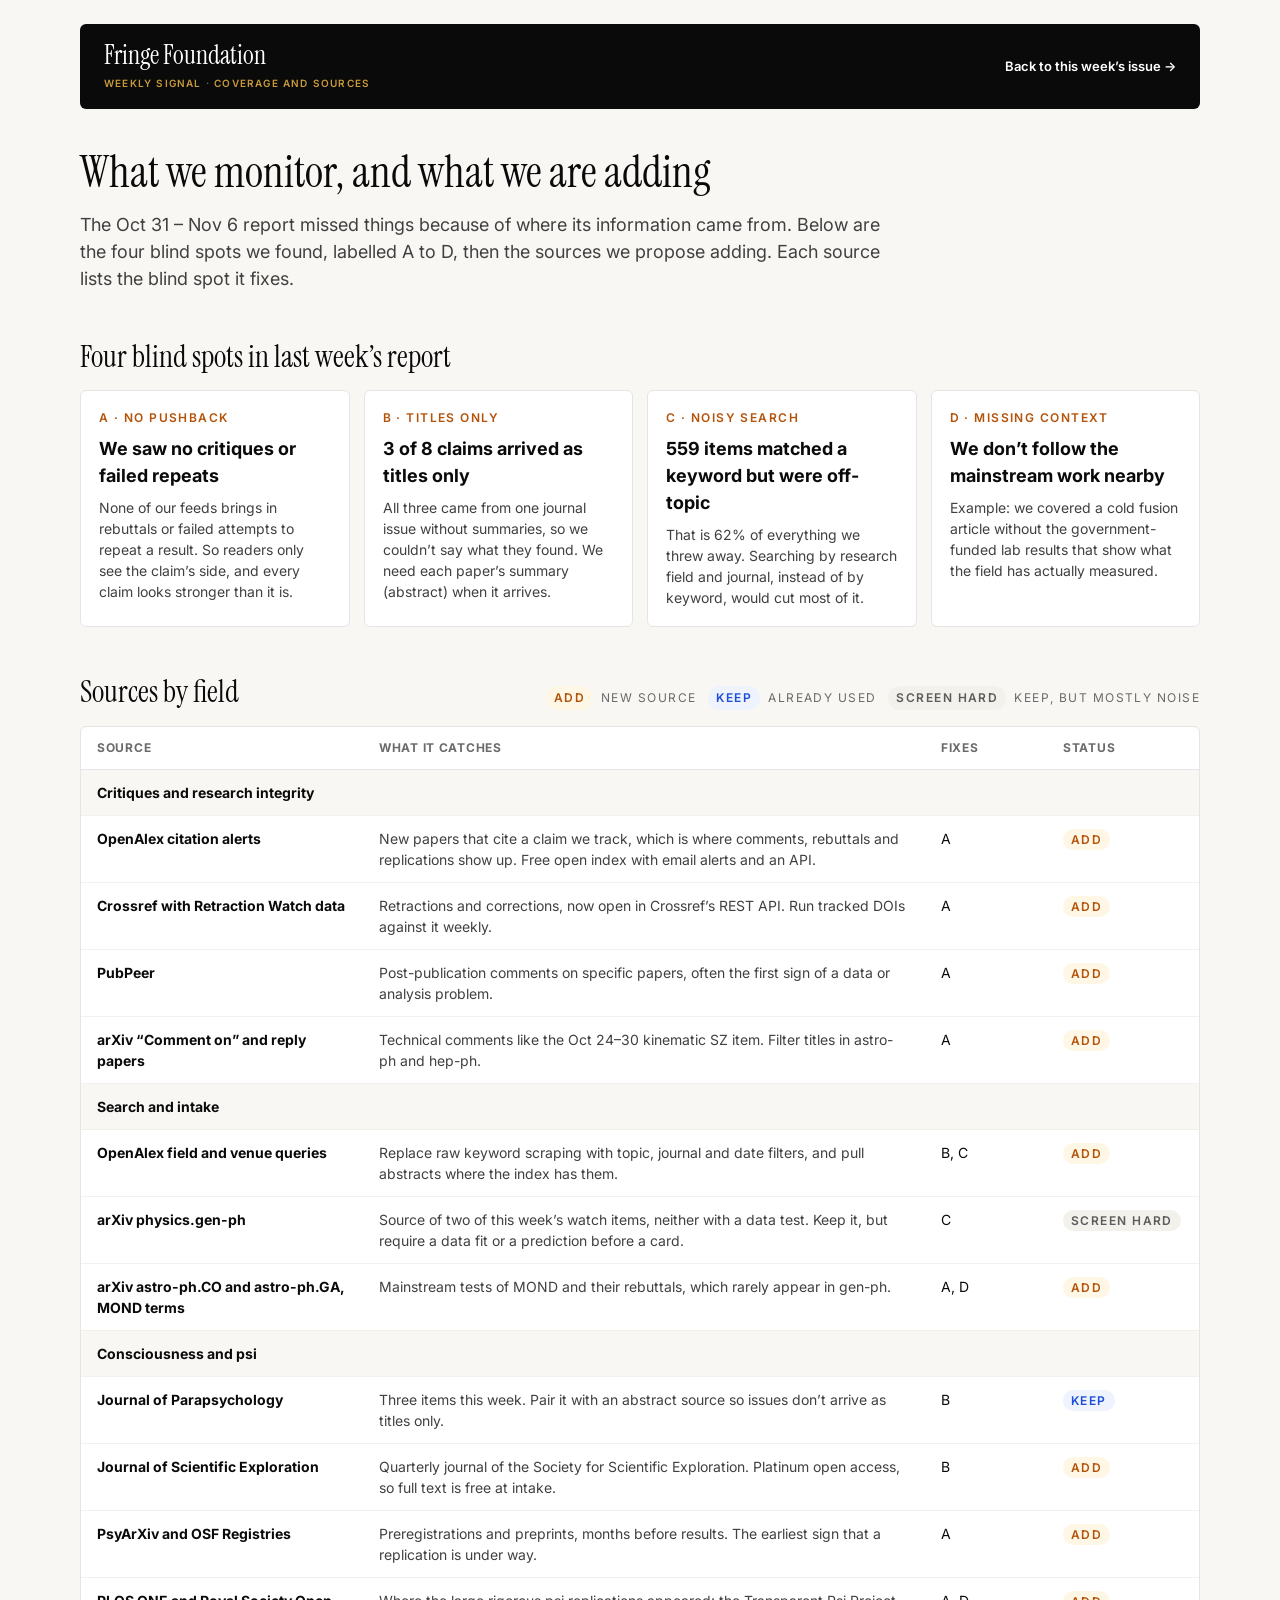
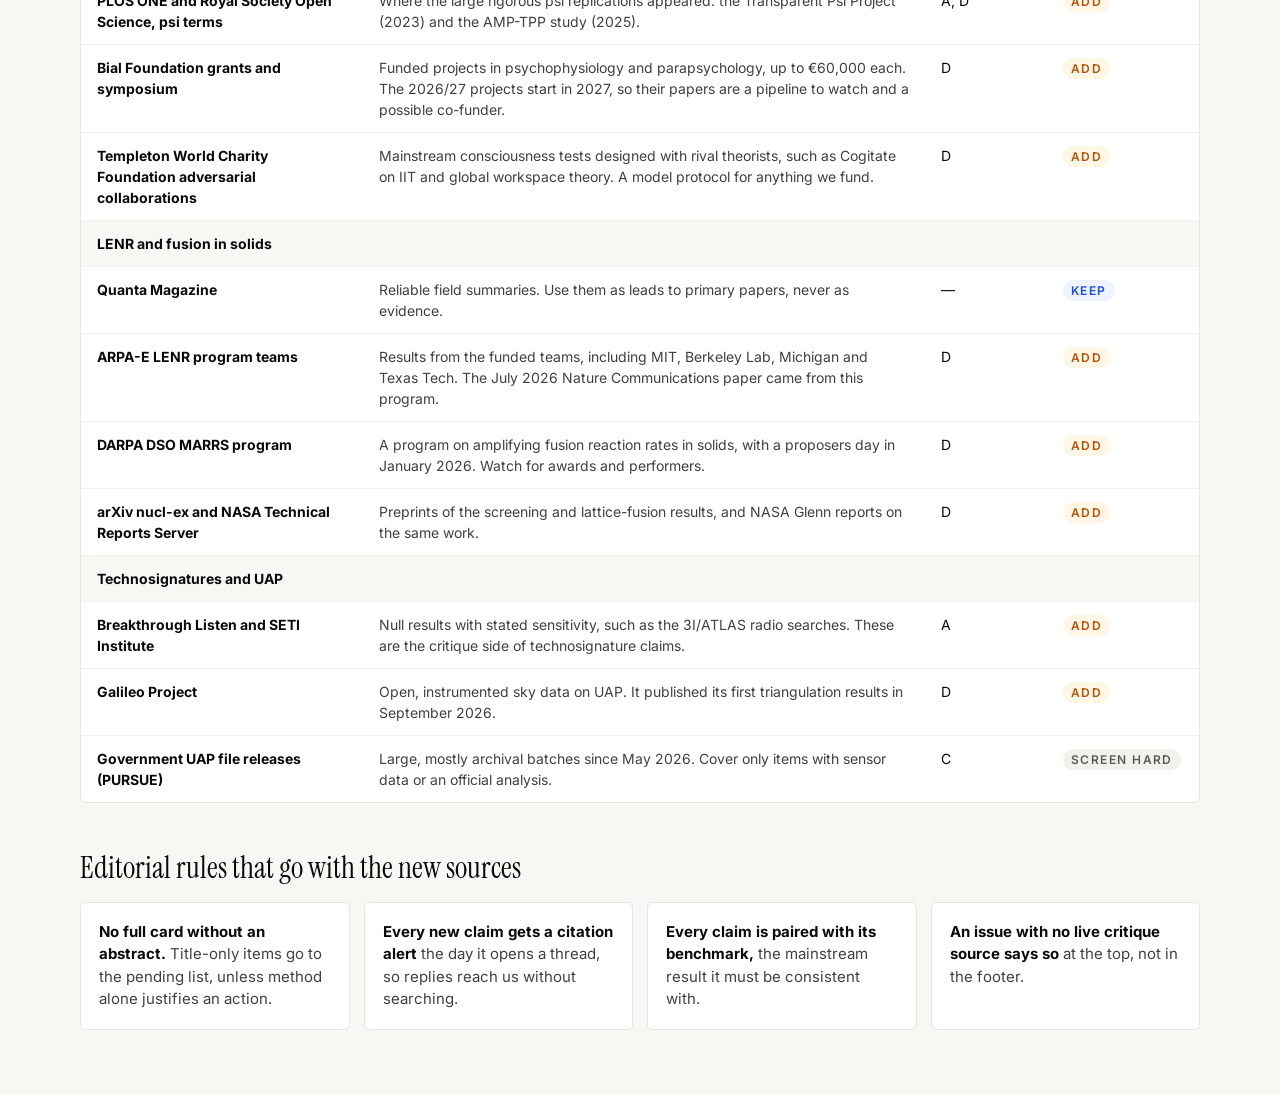
<file: templates/coverage.html>
<!doctype html>
<html lang="en">
<head>
<meta charset="utf-8">
<meta name="viewport" content="width=device-width, initial-scale=1">
<title>Fringe Foundation · Coverage and sources</title>
<link rel="preconnect" href="https://fonts.googleapis.com">
<link rel="preconnect" href="https://fonts.gstatic.com" crossorigin>
<link href="https://fonts.googleapis.com/css2?family=Instrument+Serif:ital@0;1&family=Inter:wght@400;500;600;700&display=swap" rel="stylesheet">
<style>
body{margin:0;background:#f8f7f4}
a{color:#0a0a0a}
@media (max-width:600px){main{padding-left:16px !important;padding-right:16px !important}}
</style>
</head>
<body>
<div style="background: #f8f7f4; color: #0a0a0a; font-family: Inter, -apple-system, 'Segoe UI', Roboto, Helvetica, Arial, sans-serif; font-size: 16px; line-height: 1.5; padding: 0 0 64px 0">

<div style="max-width: 1120px; margin: 0 auto; padding: 24px 16px 0">
<header class="mast" style="background: #0a0a0a; padding: 18px 24px; border-radius: 6px; display: flex; flex-wrap: wrap; gap: 12px 24px; align-items: center; justify-content: space-between">
<div>
<a href="../index.html" style="font-family: 'Instrument Serif', Georgia, serif; font-size: 26px; line-height: 1; color: #FFFFFF; text-decoration: none">Fringe Foundation</a>
<div style="font-size: 10px; font-weight: 600; letter-spacing: 0.12em; text-transform: uppercase; color: #c99a3b; margin-top: 6px">Weekly Signal <span style="color: #6b6b6b">·</span> Coverage and sources</div>
</div>
<a href="index.html" style="font-size: 13px; font-weight: 600; color: #FFFFFF; text-decoration: none">Back to this week’s issue &rarr;</a>
</header>
</div>

<main style="max-width: 1120px; margin: 0 auto; padding: 40px 32px 0 32px; display: flex; flex-direction: column; gap: 48px">

<section aria-labelledby="h-s" style="display: flex; flex-direction: column; gap: 14px">
<h1 id="h-s" style="margin: 0; font-family: 'Instrument Serif', Georgia, serif; font-size: 44px; line-height: 1.08; font-weight: 400; max-width: 900px">What we monitor, and what we are adding</h1>
<p style="margin: 0; font-size: 18px; color: #404040; max-width: 820px">The Oct 31 – Nov 6 report missed things because of where its information came from. Below are the four blind spots we found, labelled A to D, then the sources we propose adding. Each source lists the blind spot it fixes.</p>
</section>

<section aria-labelledby="h-gaps" style="display: flex; flex-direction: column; gap: 16px">
<h2 id="h-gaps" style="margin: 0; font-family: 'Instrument Serif', Georgia, serif; font-size: 30px; line-height: 1.15; font-weight: 400">Four blind spots in last week’s report</h2>
<div style="display: grid; grid-template-columns: repeat(auto-fit, minmax(240px, 1fr)); gap: 14px">
<div style="background: #FFFFFF; border: 1px solid #e5e5e5; border-radius: 6px; padding: 18px; display: flex; flex-direction: column; gap: 8px">
<div style="font-family: Inter, sans-serif; letter-spacing: 0.12em; text-transform: uppercase; font-size: 12px; color: #b45309; font-weight: 600">A · NO PUSHBACK</div>
<div style="font-weight: 700; font-size: 18px">We saw no critiques or failed repeats</div>
<div style="font-size: 14px; color: #404040">None of our feeds brings in rebuttals or failed attempts to repeat a result. So readers only see the claim’s side, and every claim looks stronger than it is.</div>
</div>
<div style="background: #FFFFFF; border: 1px solid #e5e5e5; border-radius: 6px; padding: 18px; display: flex; flex-direction: column; gap: 8px">
<div style="font-family: Inter, sans-serif; letter-spacing: 0.12em; text-transform: uppercase; font-size: 12px; color: #b45309; font-weight: 600">B · TITLES ONLY</div>
<div style="font-weight: 700; font-size: 18px">3 of 8 claims arrived as titles only</div>
<div style="font-size: 14px; color: #404040">All three came from one journal issue without summaries, so we couldn’t say what they found. We need each paper’s summary (abstract) when it arrives.</div>
</div>
<div style="background: #FFFFFF; border: 1px solid #e5e5e5; border-radius: 6px; padding: 18px; display: flex; flex-direction: column; gap: 8px">
<div style="font-family: Inter, sans-serif; letter-spacing: 0.12em; text-transform: uppercase; font-size: 12px; color: #b45309; font-weight: 600">C · NOISY SEARCH</div>
<div style="font-weight: 700; font-size: 18px">559 items matched a keyword but were off-topic</div>
<div style="font-size: 14px; color: #404040">That is 62% of everything we threw away. Searching by research field and journal, instead of by keyword, would cut most of it.</div>
</div>
<div style="background: #FFFFFF; border: 1px solid #e5e5e5; border-radius: 6px; padding: 18px; display: flex; flex-direction: column; gap: 8px">
<div style="font-family: Inter, sans-serif; letter-spacing: 0.12em; text-transform: uppercase; font-size: 12px; color: #b45309; font-weight: 600">D · MISSING CONTEXT</div>
<div style="font-weight: 700; font-size: 18px">We don’t follow the mainstream work nearby</div>
<div style="font-size: 14px; color: #404040">Example: we covered a cold fusion article without the government-funded lab results that show what the field has actually measured.</div>
</div>
</div>
</section>

<section aria-labelledby="h-list" style="display: flex; flex-direction: column; gap: 16px">
<div style="display: flex; flex-wrap: wrap; align-items: baseline; justify-content: space-between; gap: 8px">
<h2 id="h-list" style="margin: 0; font-family: 'Instrument Serif', Georgia, serif; font-size: 30px; line-height: 1.15; font-weight: 400">Sources by field</h2>
<div style="display: flex; flex-wrap: wrap; gap: 8px; font-size: 12px; font-family: Inter, sans-serif; letter-spacing: 0.12em; text-transform: uppercase">
<span style="background: #fff7e6; color: #b45309; font-weight: 600; padding: 3px 8px; border-radius: 999px">ADD</span><span style="color: #6b6b6b; padding: 3px 4px 3px 0">new source</span>
<span style="background: #eef3fd; color: #1d4ed8; font-weight: 600; padding: 3px 8px; border-radius: 999px">KEEP</span><span style="color: #6b6b6b; padding: 3px 4px 3px 0">already used</span>
<span style="background: #f3f1ec; color: #5c5c5c; font-weight: 600; padding: 3px 8px; border-radius: 999px">SCREEN HARD</span><span style="color: #6b6b6b; padding: 3px 0">keep, but mostly noise</span>
</div>
</div>

<div style="overflow-x: auto; background: #FFFFFF; border: 1px solid #e5e5e5; border-radius: 6px">
<table style="width: 100%; min-width: 900px; border-collapse: collapse; font-size: 14px">
<thead>
<tr style="text-align: left; font-family: Inter, sans-serif; letter-spacing: 0.12em; text-transform: uppercase; font-size: 12px; letter-spacing: 0.06em; color: #6b6b6b; text-transform: uppercase">
<th scope="col" style="padding: 12px 16px; border-bottom: 1px solid #e5e5e5; width: 250px">Source</th>
<th scope="col" style="padding: 12px 16px; border-bottom: 1px solid #e5e5e5">What it catches</th>
<th scope="col" style="padding: 12px 16px; border-bottom: 1px solid #e5e5e5; width: 90px">Fixes</th>
<th scope="col" style="padding: 12px 16px; border-bottom: 1px solid #e5e5e5; width: 120px">Status</th>
</tr>
</thead>
<tbody>
<tr><td colspan="4" style="padding: 12px 16px; background: #f8f7f4; font-weight: 700; border-bottom: 1px solid #f3f1ec">Critiques and research integrity</td></tr>
<tr style="vertical-align: top"><td style="padding: 12px 16px; border-bottom: 1px solid #f3f1ec"><strong>OpenAlex citation alerts</strong></td><td style="padding: 12px 16px; border-bottom: 1px solid #f3f1ec; color: #404040">New papers that cite a claim we track, which is where comments, rebuttals and replications show up. Free open index with email alerts and an API.</td><td style="padding: 12px 16px; border-bottom: 1px solid #f3f1ec">A</td><td style="padding: 12px 16px; border-bottom: 1px solid #f3f1ec"><span style="background: #fff7e6; color: #b45309; font-weight: 600; font-size: 12px; padding: 3px 8px; border-radius: 999px; font-family: Inter, sans-serif; letter-spacing: 0.12em; text-transform: uppercase">ADD</span></td></tr>
<tr style="vertical-align: top"><td style="padding: 12px 16px; border-bottom: 1px solid #f3f1ec"><strong>Crossref with Retraction Watch data</strong></td><td style="padding: 12px 16px; border-bottom: 1px solid #f3f1ec; color: #404040">Retractions and corrections, now open in Crossref’s REST API. Run tracked DOIs against it weekly.</td><td style="padding: 12px 16px; border-bottom: 1px solid #f3f1ec">A</td><td style="padding: 12px 16px; border-bottom: 1px solid #f3f1ec"><span style="background: #fff7e6; color: #b45309; font-weight: 600; font-size: 12px; padding: 3px 8px; border-radius: 999px; font-family: Inter, sans-serif; letter-spacing: 0.12em; text-transform: uppercase">ADD</span></td></tr>
<tr style="vertical-align: top"><td style="padding: 12px 16px; border-bottom: 1px solid #f3f1ec"><strong>PubPeer</strong></td><td style="padding: 12px 16px; border-bottom: 1px solid #f3f1ec; color: #404040">Post-publication comments on specific papers, often the first sign of a data or analysis problem.</td><td style="padding: 12px 16px; border-bottom: 1px solid #f3f1ec">A</td><td style="padding: 12px 16px; border-bottom: 1px solid #f3f1ec"><span style="background: #fff7e6; color: #b45309; font-weight: 600; font-size: 12px; padding: 3px 8px; border-radius: 999px; font-family: Inter, sans-serif; letter-spacing: 0.12em; text-transform: uppercase">ADD</span></td></tr>
<tr style="vertical-align: top"><td style="padding: 12px 16px; border-bottom: 1px solid #f3f1ec"><strong>arXiv “Comment on” and reply papers</strong></td><td style="padding: 12px 16px; border-bottom: 1px solid #f3f1ec; color: #404040">Technical comments like the Oct 24–30 kinematic SZ item. Filter titles in astro-ph and hep-ph.</td><td style="padding: 12px 16px; border-bottom: 1px solid #f3f1ec">A</td><td style="padding: 12px 16px; border-bottom: 1px solid #f3f1ec"><span style="background: #fff7e6; color: #b45309; font-weight: 600; font-size: 12px; padding: 3px 8px; border-radius: 999px; font-family: Inter, sans-serif; letter-spacing: 0.12em; text-transform: uppercase">ADD</span></td></tr>

<tr><td colspan="4" style="padding: 12px 16px; background: #f8f7f4; font-weight: 700; border-bottom: 1px solid #f3f1ec">Search and intake</td></tr>
<tr style="vertical-align: top"><td style="padding: 12px 16px; border-bottom: 1px solid #f3f1ec"><strong>OpenAlex field and venue queries</strong></td><td style="padding: 12px 16px; border-bottom: 1px solid #f3f1ec; color: #404040">Replace raw keyword scraping with topic, journal and date filters, and pull abstracts where the index has them.</td><td style="padding: 12px 16px; border-bottom: 1px solid #f3f1ec">B, C</td><td style="padding: 12px 16px; border-bottom: 1px solid #f3f1ec"><span style="background: #fff7e6; color: #b45309; font-weight: 600; font-size: 12px; padding: 3px 8px; border-radius: 999px; font-family: Inter, sans-serif; letter-spacing: 0.12em; text-transform: uppercase">ADD</span></td></tr>
<tr style="vertical-align: top"><td style="padding: 12px 16px; border-bottom: 1px solid #f3f1ec"><strong>arXiv physics.gen-ph</strong></td><td style="padding: 12px 16px; border-bottom: 1px solid #f3f1ec; color: #404040">Source of two of this week’s watch items, neither with a data test. Keep it, but require a data fit or a prediction before a card.</td><td style="padding: 12px 16px; border-bottom: 1px solid #f3f1ec">C</td><td style="padding: 12px 16px; border-bottom: 1px solid #f3f1ec"><span style="background: #f3f1ec; color: #5c5c5c; font-weight: 600; font-size: 12px; padding: 3px 8px; border-radius: 999px; font-family: Inter, sans-serif; letter-spacing: 0.12em; text-transform: uppercase">SCREEN HARD</span></td></tr>
<tr style="vertical-align: top"><td style="padding: 12px 16px; border-bottom: 1px solid #f3f1ec"><strong>arXiv astro-ph.CO and astro-ph.GA, MOND terms</strong></td><td style="padding: 12px 16px; border-bottom: 1px solid #f3f1ec; color: #404040">Mainstream tests of MOND and their rebuttals, which rarely appear in gen-ph.</td><td style="padding: 12px 16px; border-bottom: 1px solid #f3f1ec">A, D</td><td style="padding: 12px 16px; border-bottom: 1px solid #f3f1ec"><span style="background: #fff7e6; color: #b45309; font-weight: 600; font-size: 12px; padding: 3px 8px; border-radius: 999px; font-family: Inter, sans-serif; letter-spacing: 0.12em; text-transform: uppercase">ADD</span></td></tr>

<tr><td colspan="4" style="padding: 12px 16px; background: #f8f7f4; font-weight: 700; border-bottom: 1px solid #f3f1ec">Consciousness and psi</td></tr>
<tr style="vertical-align: top"><td style="padding: 12px 16px; border-bottom: 1px solid #f3f1ec"><strong>Journal of Parapsychology</strong></td><td style="padding: 12px 16px; border-bottom: 1px solid #f3f1ec; color: #404040">Three items this week. Pair it with an abstract source so issues don’t arrive as titles only.</td><td style="padding: 12px 16px; border-bottom: 1px solid #f3f1ec">B</td><td style="padding: 12px 16px; border-bottom: 1px solid #f3f1ec"><span style="background: #eef3fd; color: #1d4ed8; font-weight: 600; font-size: 12px; padding: 3px 8px; border-radius: 999px; font-family: Inter, sans-serif; letter-spacing: 0.12em; text-transform: uppercase">KEEP</span></td></tr>
<tr style="vertical-align: top"><td style="padding: 12px 16px; border-bottom: 1px solid #f3f1ec"><strong>Journal of Scientific Exploration</strong></td><td style="padding: 12px 16px; border-bottom: 1px solid #f3f1ec; color: #404040">Quarterly journal of the Society for Scientific Exploration. Platinum open access, so full text is free at intake.</td><td style="padding: 12px 16px; border-bottom: 1px solid #f3f1ec">B</td><td style="padding: 12px 16px; border-bottom: 1px solid #f3f1ec"><span style="background: #fff7e6; color: #b45309; font-weight: 600; font-size: 12px; padding: 3px 8px; border-radius: 999px; font-family: Inter, sans-serif; letter-spacing: 0.12em; text-transform: uppercase">ADD</span></td></tr>
<tr style="vertical-align: top"><td style="padding: 12px 16px; border-bottom: 1px solid #f3f1ec"><strong>PsyArXiv and OSF Registries</strong></td><td style="padding: 12px 16px; border-bottom: 1px solid #f3f1ec; color: #404040">Preregistrations and preprints, months before results. The earliest sign that a replication is under way.</td><td style="padding: 12px 16px; border-bottom: 1px solid #f3f1ec">A</td><td style="padding: 12px 16px; border-bottom: 1px solid #f3f1ec"><span style="background: #fff7e6; color: #b45309; font-weight: 600; font-size: 12px; padding: 3px 8px; border-radius: 999px; font-family: Inter, sans-serif; letter-spacing: 0.12em; text-transform: uppercase">ADD</span></td></tr>
<tr style="vertical-align: top"><td style="padding: 12px 16px; border-bottom: 1px solid #f3f1ec"><strong>PLOS ONE and Royal Society Open Science, psi terms</strong></td><td style="padding: 12px 16px; border-bottom: 1px solid #f3f1ec; color: #404040">Where the large rigorous psi replications appeared: the Transparent Psi Project (2023) and the AMP-TPP study (2025).</td><td style="padding: 12px 16px; border-bottom: 1px solid #f3f1ec">A, D</td><td style="padding: 12px 16px; border-bottom: 1px solid #f3f1ec"><span style="background: #fff7e6; color: #b45309; font-weight: 600; font-size: 12px; padding: 3px 8px; border-radius: 999px; font-family: Inter, sans-serif; letter-spacing: 0.12em; text-transform: uppercase">ADD</span></td></tr>
<tr style="vertical-align: top"><td style="padding: 12px 16px; border-bottom: 1px solid #f3f1ec"><strong>Bial Foundation grants and symposium</strong></td><td style="padding: 12px 16px; border-bottom: 1px solid #f3f1ec; color: #404040">Funded projects in psychophysiology and parapsychology, up to €60,000 each. The 2026/27 projects start in 2027, so their papers are a pipeline to watch and a possible co-funder.</td><td style="padding: 12px 16px; border-bottom: 1px solid #f3f1ec">D</td><td style="padding: 12px 16px; border-bottom: 1px solid #f3f1ec"><span style="background: #fff7e6; color: #b45309; font-weight: 600; font-size: 12px; padding: 3px 8px; border-radius: 999px; font-family: Inter, sans-serif; letter-spacing: 0.12em; text-transform: uppercase">ADD</span></td></tr>
<tr style="vertical-align: top"><td style="padding: 12px 16px; border-bottom: 1px solid #f3f1ec"><strong>Templeton World Charity Foundation adversarial collaborations</strong></td><td style="padding: 12px 16px; border-bottom: 1px solid #f3f1ec; color: #404040">Mainstream consciousness tests designed with rival theorists, such as Cogitate on IIT and global workspace theory. A model protocol for anything we fund.</td><td style="padding: 12px 16px; border-bottom: 1px solid #f3f1ec">D</td><td style="padding: 12px 16px; border-bottom: 1px solid #f3f1ec"><span style="background: #fff7e6; color: #b45309; font-weight: 600; font-size: 12px; padding: 3px 8px; border-radius: 999px; font-family: Inter, sans-serif; letter-spacing: 0.12em; text-transform: uppercase">ADD</span></td></tr>

<tr><td colspan="4" style="padding: 12px 16px; background: #f8f7f4; font-weight: 700; border-bottom: 1px solid #f3f1ec">LENR and fusion in solids</td></tr>
<tr style="vertical-align: top"><td style="padding: 12px 16px; border-bottom: 1px solid #f3f1ec"><strong>Quanta Magazine</strong></td><td style="padding: 12px 16px; border-bottom: 1px solid #f3f1ec; color: #404040">Reliable field summaries. Use them as leads to primary papers, never as evidence.</td><td style="padding: 12px 16px; border-bottom: 1px solid #f3f1ec">—</td><td style="padding: 12px 16px; border-bottom: 1px solid #f3f1ec"><span style="background: #eef3fd; color: #1d4ed8; font-weight: 600; font-size: 12px; padding: 3px 8px; border-radius: 999px; font-family: Inter, sans-serif; letter-spacing: 0.12em; text-transform: uppercase">KEEP</span></td></tr>
<tr style="vertical-align: top"><td style="padding: 12px 16px; border-bottom: 1px solid #f3f1ec"><strong>ARPA-E LENR program teams</strong></td><td style="padding: 12px 16px; border-bottom: 1px solid #f3f1ec; color: #404040">Results from the funded teams, including MIT, Berkeley Lab, Michigan and Texas Tech. The July 2026 Nature Communications paper came from this program.</td><td style="padding: 12px 16px; border-bottom: 1px solid #f3f1ec">D</td><td style="padding: 12px 16px; border-bottom: 1px solid #f3f1ec"><span style="background: #fff7e6; color: #b45309; font-weight: 600; font-size: 12px; padding: 3px 8px; border-radius: 999px; font-family: Inter, sans-serif; letter-spacing: 0.12em; text-transform: uppercase">ADD</span></td></tr>
<tr style="vertical-align: top"><td style="padding: 12px 16px; border-bottom: 1px solid #f3f1ec"><strong>DARPA DSO MARRS program</strong></td><td style="padding: 12px 16px; border-bottom: 1px solid #f3f1ec; color: #404040">A program on amplifying fusion reaction rates in solids, with a proposers day in January 2026. Watch for awards and performers.</td><td style="padding: 12px 16px; border-bottom: 1px solid #f3f1ec">D</td><td style="padding: 12px 16px; border-bottom: 1px solid #f3f1ec"><span style="background: #fff7e6; color: #b45309; font-weight: 600; font-size: 12px; padding: 3px 8px; border-radius: 999px; font-family: Inter, sans-serif; letter-spacing: 0.12em; text-transform: uppercase">ADD</span></td></tr>
<tr style="vertical-align: top"><td style="padding: 12px 16px; border-bottom: 1px solid #f3f1ec"><strong>arXiv nucl-ex and NASA Technical Reports Server</strong></td><td style="padding: 12px 16px; border-bottom: 1px solid #f3f1ec; color: #404040">Preprints of the screening and lattice-fusion results, and NASA Glenn reports on the same work.</td><td style="padding: 12px 16px; border-bottom: 1px solid #f3f1ec">D</td><td style="padding: 12px 16px; border-bottom: 1px solid #f3f1ec"><span style="background: #fff7e6; color: #b45309; font-weight: 600; font-size: 12px; padding: 3px 8px; border-radius: 999px; font-family: Inter, sans-serif; letter-spacing: 0.12em; text-transform: uppercase">ADD</span></td></tr>

<tr><td colspan="4" style="padding: 12px 16px; background: #f8f7f4; font-weight: 700; border-bottom: 1px solid #f3f1ec">Technosignatures and UAP</td></tr>
<tr style="vertical-align: top"><td style="padding: 12px 16px; border-bottom: 1px solid #f3f1ec"><strong>Breakthrough Listen and SETI Institute</strong></td><td style="padding: 12px 16px; border-bottom: 1px solid #f3f1ec; color: #404040">Null results with stated sensitivity, such as the 3I/ATLAS radio searches. These are the critique side of technosignature claims.</td><td style="padding: 12px 16px; border-bottom: 1px solid #f3f1ec">A</td><td style="padding: 12px 16px; border-bottom: 1px solid #f3f1ec"><span style="background: #fff7e6; color: #b45309; font-weight: 600; font-size: 12px; padding: 3px 8px; border-radius: 999px; font-family: Inter, sans-serif; letter-spacing: 0.12em; text-transform: uppercase">ADD</span></td></tr>
<tr style="vertical-align: top"><td style="padding: 12px 16px; border-bottom: 1px solid #f3f1ec"><strong>Galileo Project</strong></td><td style="padding: 12px 16px; border-bottom: 1px solid #f3f1ec; color: #404040">Open, instrumented sky data on UAP. It published its first triangulation results in September 2026.</td><td style="padding: 12px 16px; border-bottom: 1px solid #f3f1ec">D</td><td style="padding: 12px 16px; border-bottom: 1px solid #f3f1ec"><span style="background: #fff7e6; color: #b45309; font-weight: 600; font-size: 12px; padding: 3px 8px; border-radius: 999px; font-family: Inter, sans-serif; letter-spacing: 0.12em; text-transform: uppercase">ADD</span></td></tr>
<tr style="vertical-align: top"><td style="padding: 12px 16px"><strong>Government UAP file releases (PURSUE)</strong></td><td style="padding: 12px 16px; color: #404040">Large, mostly archival batches since May 2026. Cover only items with sensor data or an official analysis.</td><td style="padding: 12px 16px">C</td><td style="padding: 12px 16px"><span style="background: #f3f1ec; color: #5c5c5c; font-weight: 600; font-size: 12px; padding: 3px 8px; border-radius: 999px; font-family: Inter, sans-serif; letter-spacing: 0.12em; text-transform: uppercase">SCREEN HARD</span></td></tr>
</tbody>
</table>
</div>
</section>

<section aria-labelledby="h-rules" style="display: flex; flex-direction: column; gap: 16px">
<h2 id="h-rules" style="margin: 0; font-family: 'Instrument Serif', Georgia, serif; font-size: 30px; line-height: 1.15; font-weight: 400">Editorial rules that go with the new sources</h2>
<div style="display: grid; grid-template-columns: repeat(auto-fit, minmax(240px, 1fr)); gap: 14px">
<div style="background: #FFFFFF; border: 1px solid #e5e5e5; border-radius: 6px; padding: 18px; font-size: 15px"><strong>No full card without an abstract.</strong> <span style="color: #404040">Title-only items go to the pending list, unless method alone justifies an action.</span></div>
<div style="background: #FFFFFF; border: 1px solid #e5e5e5; border-radius: 6px; padding: 18px; font-size: 15px"><strong>Every new claim gets a citation alert</strong> <span style="color: #404040">the day it opens a thread, so replies reach us without searching.</span></div>
<div style="background: #FFFFFF; border: 1px solid #e5e5e5; border-radius: 6px; padding: 18px; font-size: 15px"><strong>Every claim is paired with its benchmark,</strong> <span style="color: #404040">the mainstream result it must be consistent with.</span></div>
<div style="background: #FFFFFF; border: 1px solid #e5e5e5; border-radius: 6px; padding: 18px; font-size: 15px"><strong>An issue with no live critique source says so</strong> <span style="color: #404040">at the top, not in the footer.</span></div>
</div>
</section>
</main>
</div>
</body>
</html>
</file>
